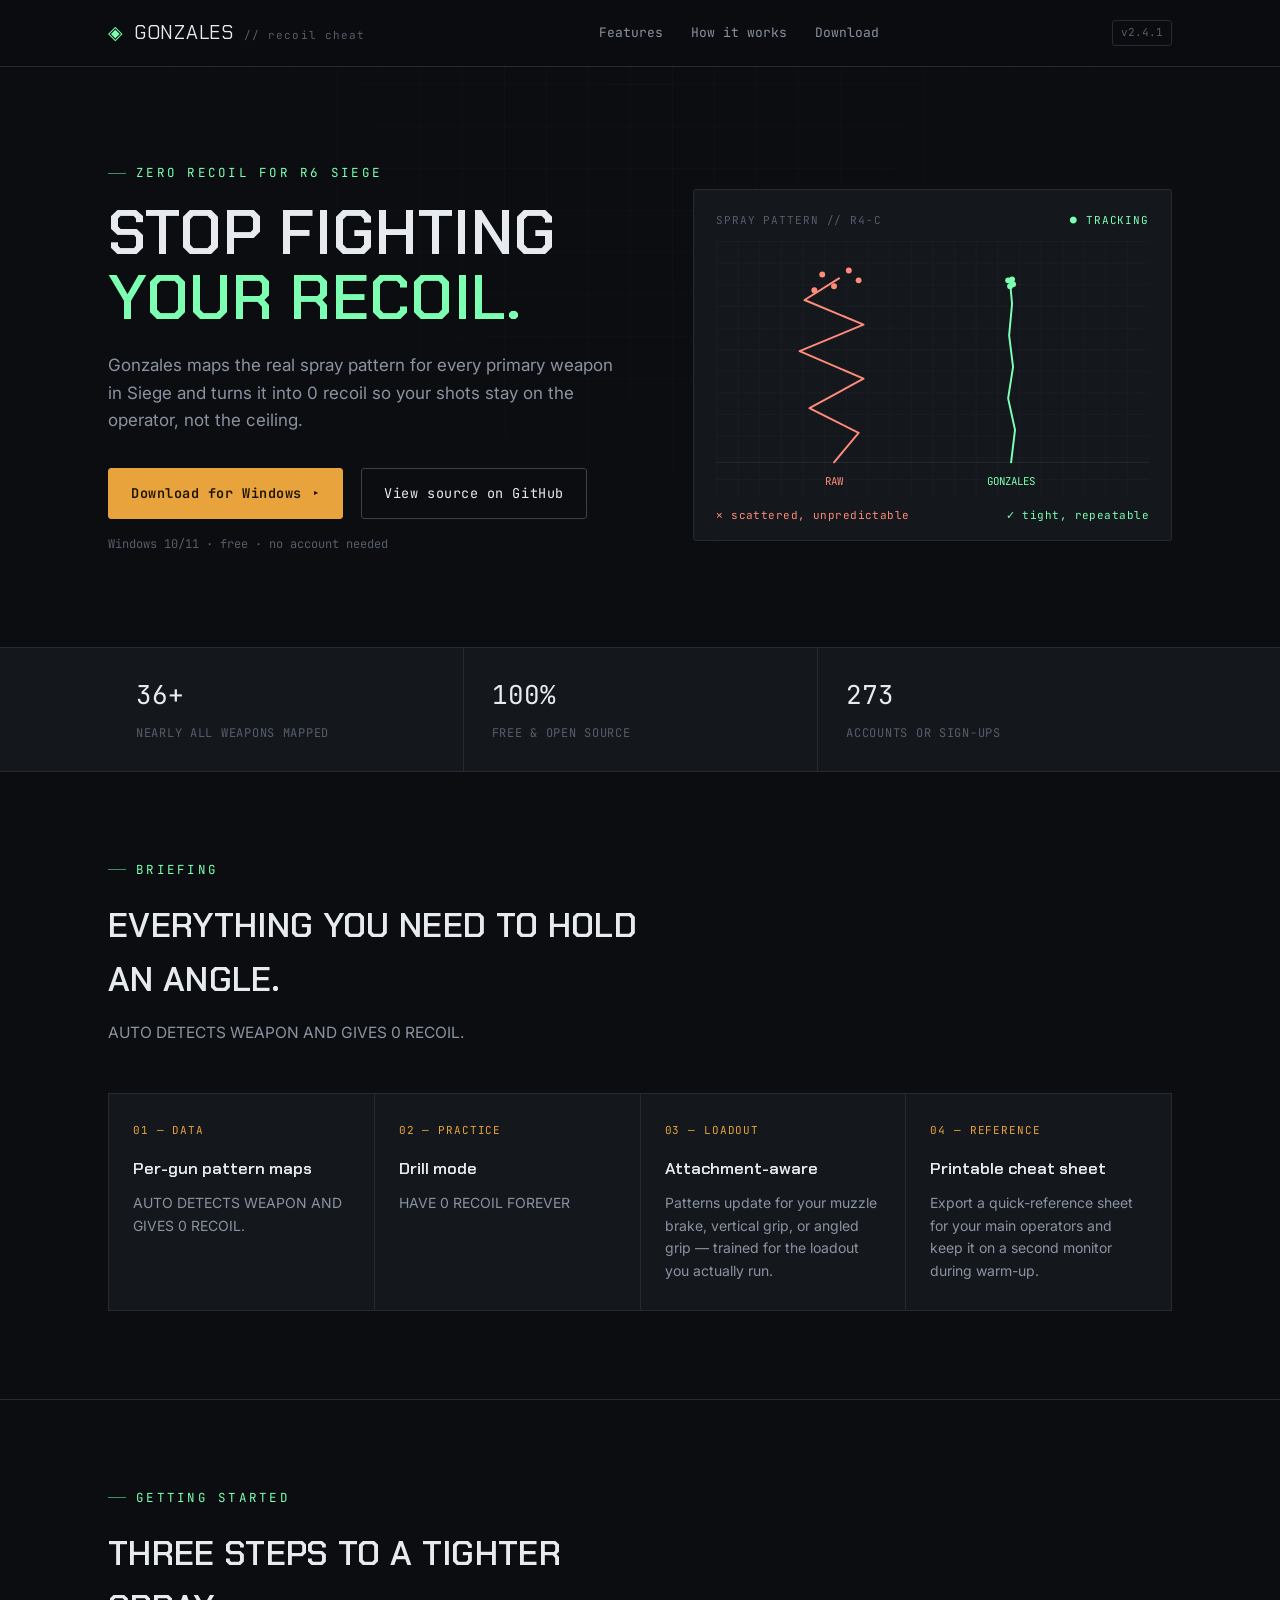
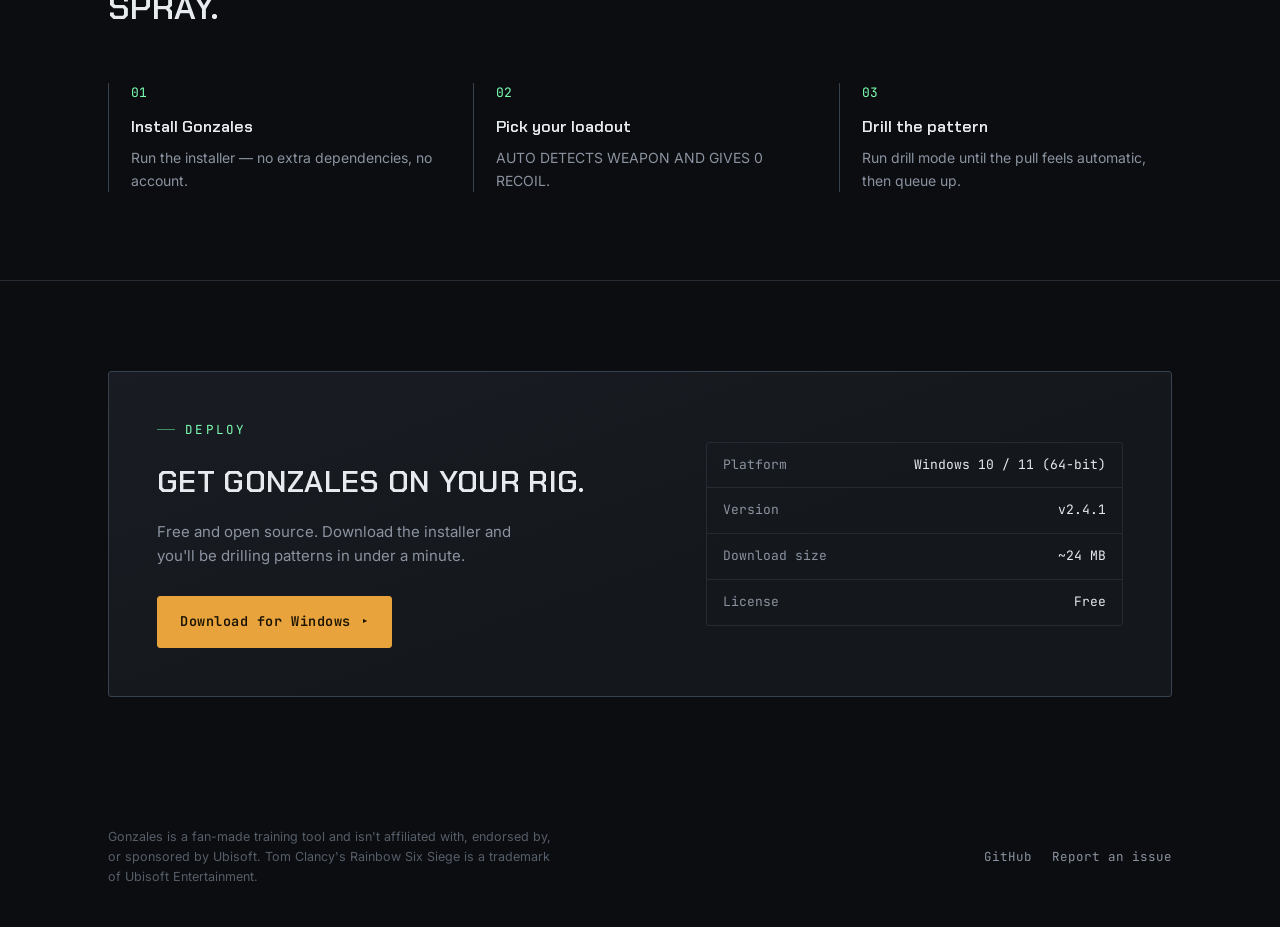
<file: index.html>
<!doctype html>
<html lang="en">
<head>
  <meta charset="UTF-8" />
  <meta name="viewport" content="width=device-width, initial-scale=1.0" />
  <title>Gonzales — RECOILCHEAT for R6 Siege</title>
  <meta
    name="description"
    content="Gonzales is a free, fan-made recoil control cheat for Tom Clancy's Rainbow Six Siege — per-gun spray patterns and drill mode."
  />
  <link rel="icon" href="assets/favicon.svg" type="image/svg+xml" />
  <link rel="preconnect" href="https://fonts.googleapis.com" />
  <link rel="preconnect" href="https://fonts.gstatic.com" crossorigin />
  <link
    href="https://fonts.googleapis.com/css2?family=Chakra+Petch:wght@500;600;700&family=Inter:wght@400;500;600&family=JetBrains+Mono:wght@400;500&display=swap"
    rel="stylesheet"
  />
  <link rel="stylesheet" href="styles.css" />
</head>
<body>
  <header class="topbar">
    <div class="wrap">
      <a href="index.html" class="brand">
        <span class="brand-mark">◈</span>
        GONZALES
        <span class="brand-sub">// recoil cheat</span>
      </a>
      <nav>
        <a href="#features">Features</a>
        <a href="#how-it-works">How it works</a>
        <a href="#download">Download</a>
      </nav>
      <span class="version-tag">v2.4.1</span>
    </div>
  </header>

  <main>
    <!-- HERO -->
    <section class="hero">
      <div class="wrap">
        <div>
          <div class="eyebrow">zero recoil for R6 Siege</div>
          <h1>Stop fighting<br /><span class="accent">your recoil.</span></h1>
          <p class="lede">
            Gonzales maps the real spray pattern for every primary weapon in
            Siege and turns it into 0 recoil so your shots stay on the operator, not the
            ceiling.
          </p>
          <div class="hero-ctas">
            <a href="thanks.html" class="btn btn-primary" data-download>
              Download for Windows
              <span class="btn-arrow">▸</span>
            </a>
            <a
              href="https://github.com/YOUR-USERNAME/YOUR-REPO"
              class="btn btn-ghost"
              target="_blank"
              rel="noopener"
            >
              View source on GitHub
            </a>
          </div>
          <p class="hero-note">Windows 10/11 · free · no account needed</p>
        </div>

        <div class="recoil-panel bracket">
          <span class="b-tr"></span><span class="b-bl"></span>
          <div class="recoil-panel-head">
            <span>SPRAY PATTERN // R4-C</span>
            <span class="live">● TRACKING</span>
          </div>

          <svg
            class="recoil-svg"
            viewBox="0 0 440 260"
            xmlns="http://www.w3.org/2000/svg"
            role="img"
            aria-label="Chart comparing an uncontrolled, jagged recoil spray pattern on the left against a tight, controlled pattern trained with Gonzales on the right"
          >
            <defs>
              <pattern id="grid" width="22" height="22" patternUnits="userSpaceOnUse">
                <path d="M22 0H0V22" fill="none" stroke="#1d2129" stroke-width="1" />
              </pattern>
            </defs>
            <rect x="0" y="0" width="440" height="260" fill="url(#grid)" />
            <line x1="0" y1="225" x2="440" y2="225" stroke="#262b33" stroke-width="1" />

            <!-- raw / uncontrolled pattern -->
            <path
              class="draw-path"
              d="M120,225 L145,195 L95,170 L150,140 L85,112 L150,85 L90,60 L125,38"
              fill="none"
              stroke="#ff8b7a"
              stroke-width="2"
              stroke-linecap="round"
              stroke-linejoin="round"
            />
            <circle class="draw-dot" cx="108" cy="34" r="3" fill="#ff8b7a" />
            <circle class="draw-dot" cx="135" cy="30" r="3" fill="#ff8b7a" />
            <circle class="draw-dot" cx="120" cy="46" r="3" fill="#ff8b7a" />
            <circle class="draw-dot" cx="145" cy="40" r="3" fill="#ff8b7a" />
            <circle class="draw-dot" cx="100" cy="50" r="3" fill="#ff8b7a" />

            <!-- trained / Gonzales pattern -->
            <path
              class="draw-path"
              d="M300,225 L304,192 L297,160 L302,128 L298,96 L301,64 L299,42"
              fill="none"
              stroke="#7cffb2"
              stroke-width="2"
              stroke-linecap="round"
              stroke-linejoin="round"
            />
            <circle class="draw-dot" cx="297" cy="40" r="3" fill="#7cffb2" />
            <circle class="draw-dot" cx="302" cy="44" r="3" fill="#7cffb2" />
            <circle class="draw-dot" cx="299" cy="46" r="3" fill="#7cffb2" />
            <circle class="draw-dot" cx="301" cy="39" r="3" fill="#7cffb2" />

            <text x="120" y="248" text-anchor="middle" fill="#ff8b7a" font-family="JetBrains Mono, monospace" font-size="11">RAW</text>
            <text x="300" y="248" text-anchor="middle" fill="#7cffb2" font-family="JetBrains Mono, monospace" font-size="11">GONZALES</text>
          </svg>

          <div class="recoil-legend">
            <span class="raw">✕ scattered, unpredictable</span>
            <span class="trained">✓ tight, repeatable</span>
          </div>
        </div>
      </div>
    </section>

    <!-- STAT STRIP -->
    <section class="stat-strip">
      <div class="wrap">
        <div class="stat">
          <span class="num">36+</span>
          <span class="label">Nearly all weapons mapped</span>
        </div>
        <div class="stat">
          <span class="num">100%</span>
          <span class="label">Free &amp; open source</span>
        </div>
        <div class="stat">
          <span class="num">273</span>
          <span class="label">Accounts or sign-ups</span>
        </div>
      </div>
    </section>

    <!-- FEATURES -->
    <section class="section" id="features">
      <div class="wrap">
        <div class="section-head">
          <div class="eyebrow">Briefing</div>
          <h2>Everything you need to hold an angle.</h2>
          <p>
            AUTO DETECTS WEAPON AND GIVES 0 RECOIL.
          </p>
        </div>
        <div class="cards">
          <div class="card">
            <span class="tag">01 — DATA</span>
            <h3>Per-gun pattern maps</h3>
            <p>
              AUTO DETECTS WEAPON AND GIVES 0 RECOIL.
            </p>
          </div>
          <div class="card">
            <span class="tag">02 — PRACTICE</span>
            <h3>Drill mode</h3>
            <p>
              HAVE 0 RECOIL FOREVER
            </p>
          </div>
          <div class="card">
            <span class="tag">03 — LOADOUT</span>
            <h3>Attachment-aware</h3>
            <p>
              Patterns update for your muzzle brake, vertical grip, or
              angled grip — trained for the loadout you actually run.
            </p>
          </div>
          <div class="card">
            <span class="tag">04 — REFERENCE</span>
            <h3>Printable cheat sheet</h3>
            <p>
              Export a quick-reference sheet for your main operators and
              keep it on a second monitor during warm-up.
            </p>
          </div>
        </div>
      </div>
    </section>

    <!-- HOW IT WORKS -->
    <section class="section" id="how-it-works">
      <div class="wrap">
        <div class="section-head">
          <div class="eyebrow">Getting started</div>
          <h2>Three steps to a tighter spray.</h2>
        </div>
        <div class="steps">
          <div class="step">
            <span class="step-num">01</span>
            <h3>Install Gonzales</h3>
            <p>Run the installer — no extra dependencies, no account.</p>
          </div>
          <div class="step">
            <span class="step-num">02</span>
            <h3>Pick your loadout</h3>
            <p>AUTO DETECTS WEAPON AND GIVES 0 RECOIL.</p>
          </div>
          <div class="step">
            <span class="step-num">03</span>
            <h3>Drill the pattern</h3>
            <p>Run drill mode until the pull feels automatic, then queue up.</p>
          </div>
        </div>
      </div>
    </section>

    <!-- DEPLOY / DOWNLOAD -->
    <section class="deploy" id="download">
      <div class="wrap">
        <div class="deploy-panel bracket">
          <span class="b-tr"></span><span class="b-bl"></span>
          <div>
            <div class="eyebrow">Deploy</div>
            <h2>Get Gonzales on your rig.</h2>
            <p>
              Free and open source. Download the installer and you'll be
              drilling patterns in under a minute.
            </p>
            <div class="hero-ctas">
              <a href="thanks.html" class="btn btn-primary" data-download>
                Download for Windows
                <span class="btn-arrow">▸</span>
              </a>
            </div>
          </div>
          <div class="spec-sheet">
            <div class="spec-row"><span>Platform</span><span>Windows 10 / 11 (64-bit)</span></div>
            <div class="spec-row"><span>Version</span><span>v2.4.1</span></div>
            <div class="spec-row"><span>Download size</span><span>~24 MB</span></div>
            <div class="spec-row"><span>License</span><span>Free</span></div>
          </div>
        </div>
      </div>
    </section>
  </main>

  <footer>
    <div class="wrap">
      <p class="disclaimer">
        Gonzales is a fan-made training tool and isn't affiliated with,
        endorsed by, or sponsored by Ubisoft. Tom Clancy's Rainbow Six
        Siege is a trademark of Ubisoft Entertainment.
      </p>
      <div class="foot-links">
        <a href="https://github.com/YOUR-USERNAME/YOUR-REPO" target="_blank" rel="noopener">GitHub</a>
        <a href="https://github.com/YOUR-USERNAME/YOUR-REPO/issues" target="_blank" rel="noopener">Report an issue</a>
      </div>
    </div>
  </footer>

  <script src="script.js"></script>
</body>
</html>
</file>
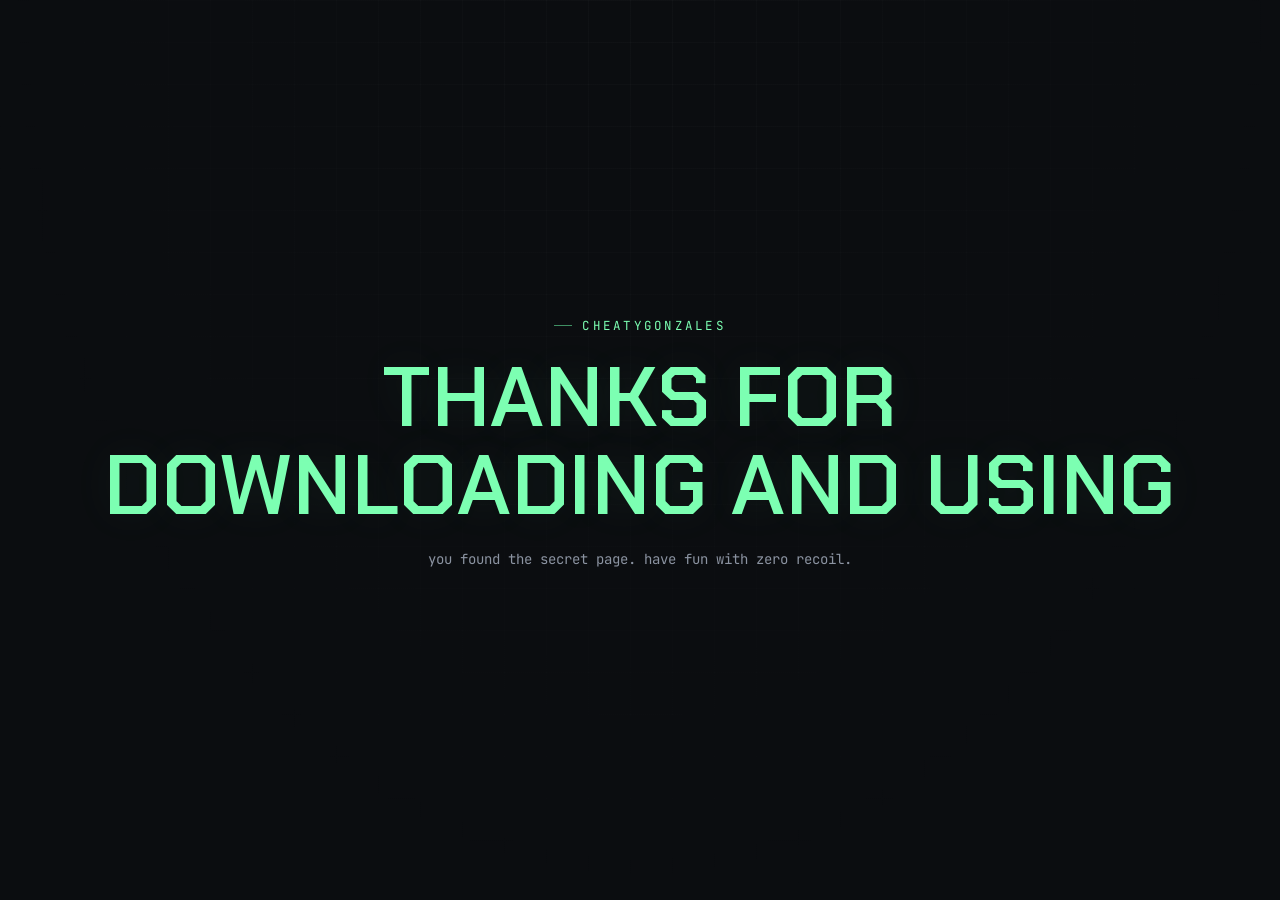
<file: secret.html>
<!doctype html>
<html lang="en">
<head>
  <meta charset="UTF-8" />
  <meta name="viewport" content="width=device-width, initial-scale=1.0" />
  <title>Thanks — cheatygonzales</title>
  <meta name="robots" content="noindex, nofollow" />
  <link rel="icon" href="assets/favicon.svg" type="image/svg+xml" />
  <link rel="preconnect" href="https://fonts.googleapis.com" />
  <link rel="preconnect" href="https://fonts.gstatic.com" crossorigin />
  <link
    href="https://fonts.googleapis.com/css2?family=Chakra+Petch:wght@600;700&family=JetBrains+Mono:wght@400;500&display=swap"
    rel="stylesheet"
  />
  <link rel="stylesheet" href="styles.css" />
  <style>
    .secret-hero {
      min-height: 100vh;
      display: flex;
      flex-direction: column;
      align-items: center;
      justify-content: center;
      text-align: center;
      padding: 40px 24px;
    }
    .secret-hero h1 {
      font-size: clamp(38px, 9vw, 84px);
      line-height: 1.05;
      color: var(--green);
      text-shadow: 0 0 40px var(--green-wash);
    }
    .secret-hero p {
      font-family: var(--font-mono);
      color: var(--text-muted);
      margin-top: 18px;
      font-size: 14px;
    }
  </style>
</head>
<body>
  <main class="secret-hero">
    <div class="eyebrow" style="justify-content:center">cheatygonzales</div>
    <h1>THANKS FOR<br />DOWNLOADING AND USING</h1>
    <p>you found the secret page. have fun with zero recoil.</p>
  </main>
</body>
</html>
</file>
<file: styles.css>
/* ==========================================================
   GONZALES — design tokens
   Tactical HUD aesthetic: dark gunmetal, phosphor green
   (on-target) + amber (deploy/alert), monospace data readouts.
   ========================================================== */

:root {
  --bg: #0b0d10;
  --surface: #14171c;
  --surface-raised: #191d23;
  --border: #262b33;
  --border-bright: #38424e;

  --text: #e7ebef;
  --text-muted: #8b93a1;
  --text-dim: #565e6a;

  --green: #7cffb2;
  --green-dim: #3f8f63;
  --green-wash: rgba(124, 255, 178, 0.08);

  --amber: #e8a33d;
  --amber-dim: #8a6222;
  --amber-wash: rgba(232, 163, 61, 0.1);

  --font-display: "Chakra Petch", sans-serif;
  --font-body: "Inter", sans-serif;
  --font-mono: "JetBrains Mono", monospace;

  --container: 1120px;
  --radius: 3px;
}

* {
  box-sizing: border-box;
}

html {
  scroll-behavior: smooth;
}

@media (prefers-reduced-motion: reduce) {
  html {
    scroll-behavior: auto;
  }
  *,
  *::before,
  *::after {
    animation-duration: 0.001ms !important;
    animation-iteration-count: 1 !important;
    transition-duration: 0.001ms !important;
  }
}

body {
  margin: 0;
  background: var(--bg);
  color: var(--text);
  font-family: var(--font-body);
  font-size: 16px;
  line-height: 1.6;
  -webkit-font-smoothing: antialiased;
  position: relative;
}

/* faint scanline / grid texture over the whole page */
body::before {
  content: "";
  position: fixed;
  inset: 0;
  pointer-events: none;
  z-index: 0;
  background-image: linear-gradient(
      rgba(231, 235, 239, 0.025) 1px,
      transparent 1px
    ),
    linear-gradient(90deg, rgba(231, 235, 239, 0.025) 1px, transparent 1px);
  background-size: 42px 42px;
  mask-image: radial-gradient(ellipse at top, black, transparent 75%);
}

img {
  max-width: 100%;
  display: block;
}

a {
  color: inherit;
}

.wrap {
  max-width: var(--container);
  margin: 0 auto;
  padding: 0 28px;
  position: relative;
  z-index: 1;
}

h1,
h2,
h3 {
  font-family: var(--font-display);
  font-weight: 600;
  letter-spacing: 0.01em;
  margin: 0;
  text-transform: uppercase;
}

.eyebrow {
  font-family: var(--font-mono);
  font-size: 12.5px;
  letter-spacing: 0.18em;
  text-transform: uppercase;
  color: var(--green);
  display: flex;
  align-items: center;
  gap: 10px;
  margin-bottom: 18px;
}

.eyebrow::before {
  content: "";
  width: 18px;
  height: 1px;
  background: var(--green-dim);
}

p {
  margin: 0 0 1em;
  color: var(--text-muted);
}

/* ---------- top bar ---------- */

.topbar {
  border-bottom: 1px solid var(--border);
  padding: 18px 0;
  position: sticky;
  top: 0;
  background: rgba(11, 13, 16, 0.88);
  backdrop-filter: blur(8px);
  z-index: 10;
}

.topbar .wrap {
  display: flex;
  align-items: center;
  justify-content: space-between;
}

.brand {
  display: flex;
  align-items: baseline;
  gap: 10px;
  font-family: var(--font-display);
  font-size: 19px;
  letter-spacing: 0.04em;
  text-transform: uppercase;
  text-decoration: none;
  color: var(--text);
}

.brand .brand-mark {
  color: var(--green);
}

.brand .brand-sub {
  font-family: var(--font-mono);
  font-size: 11px;
  color: var(--text-dim);
  letter-spacing: 0.1em;
  text-transform: none;
}

.topbar nav {
  display: flex;
  align-items: center;
  gap: 28px;
  font-family: var(--font-mono);
  font-size: 13px;
  color: var(--text-muted);
}

.topbar nav a {
  text-decoration: none;
  color: var(--text-muted);
  transition: color 0.15s ease;
}

.topbar nav a:hover,
.topbar nav a:focus-visible {
  color: var(--green);
}

.version-tag {
  font-family: var(--font-mono);
  font-size: 11px;
  color: var(--text-dim);
  border: 1px solid var(--border);
  padding: 3px 8px;
  border-radius: var(--radius);
}

/* ---------- buttons ---------- */

.btn {
  font-family: var(--font-mono);
  font-size: 13.5px;
  letter-spacing: 0.04em;
  text-decoration: none;
  display: inline-flex;
  align-items: center;
  gap: 10px;
  padding: 14px 22px;
  border-radius: var(--radius);
  border: 1px solid transparent;
  cursor: pointer;
  transition: transform 0.15s ease, border-color 0.15s ease,
    background 0.15s ease;
}

.btn:active {
  transform: translateY(1px);
}

.btn-primary {
  background: var(--amber);
  color: #1a1300;
  font-weight: 600;
  border-color: var(--amber);
}

.btn-primary:hover,
.btn-primary:focus-visible {
  background: #f4b256;
  border-color: #f4b256;
}

.btn-ghost {
  background: transparent;
  color: var(--text);
  border-color: var(--border-bright);
}

.btn-ghost:hover,
.btn-ghost:focus-visible {
  border-color: var(--green);
  color: var(--green);
}

.btn-arrow {
  transition: transform 0.15s ease;
}

.btn:hover .btn-arrow {
  transform: translateX(3px);
}

/* ---------- corner-bracket HUD frame (signature detail) ---------- */

.bracket {
  position: relative;
}

.bracket::before,
.bracket::after,
.bracket > .b-tr,
.bracket > .b-bl {
  content: "";
  position: absolute;
  width: 14px;
  height: 14px;
  border: 1.5px solid var(--border-bright);
  opacity: 0;
  transition: opacity 0.2s ease, border-color 0.2s ease;
}

.bracket::before {
  top: -1px;
  left: -1px;
  border-right: none;
  border-bottom: none;
}

.bracket::after {
  bottom: -1px;
  right: -1px;
  border-left: none;
  border-top: none;
}

.bracket:hover::before,
.bracket:hover::after {
  opacity: 1;
  border-color: var(--green);
}

/* ---------- hero ---------- */

.hero {
  padding: 96px 0 80px;
  border-bottom: 1px solid var(--border);
}

.hero .wrap {
  display: grid;
  grid-template-columns: 1.05fr 0.95fr;
  gap: 56px;
  align-items: center;
}

.hero h1 {
  font-size: clamp(40px, 5.2vw, 62px);
  line-height: 1.04;
  margin-bottom: 22px;
}

.hero h1 .accent {
  color: var(--green);
}

.hero .lede {
  font-size: 17px;
  color: var(--text-muted);
  max-width: 46ch;
  margin-bottom: 34px;
}

.hero-ctas {
  display: flex;
  align-items: center;
  gap: 18px;
  flex-wrap: wrap;
}

.hero-note {
  font-family: var(--font-mono);
  font-size: 12px;
  color: var(--text-dim);
  margin-top: 16px;
}

/* recoil graph panel */

.recoil-panel {
  border: 1px solid var(--border);
  background: var(--surface);
  border-radius: var(--radius);
  padding: 22px 22px 16px;
}

.recoil-panel-head {
  display: flex;
  justify-content: space-between;
  font-family: var(--font-mono);
  font-size: 11px;
  color: var(--text-dim);
  letter-spacing: 0.08em;
  text-transform: uppercase;
  margin-bottom: 12px;
}

.recoil-panel-head span.live {
  color: var(--green);
}

.recoil-svg {
  width: 100%;
  height: auto;
  display: block;
}

.recoil-legend {
  display: flex;
  justify-content: space-between;
  font-family: var(--font-mono);
  font-size: 11px;
  color: var(--text-dim);
  margin-top: 10px;
  letter-spacing: 0.04em;
}

.recoil-legend .raw {
  color: #ff8b7a;
}

.recoil-legend .trained {
  color: var(--green);
}

/* ---------- briefing stat strip ---------- */

.stat-strip {
  border-bottom: 1px solid var(--border);
  background: var(--surface);
}

.stat-strip .wrap {
  display: grid;
  grid-template-columns: repeat(3, 1fr);
}

.stat {
  padding: 26px 28px;
  border-left: 1px solid var(--border);
  font-family: var(--font-mono);
}

.stat:first-child {
  border-left: none;
}

.stat .num {
  font-size: 26px;
  color: var(--text);
  display: block;
  margin-bottom: 4px;
}

.stat .label {
  font-size: 12px;
  color: var(--text-dim);
  letter-spacing: 0.06em;
  text-transform: uppercase;
}

/* ---------- section shell ---------- */

.section {
  padding: 88px 0;
  border-bottom: 1px solid var(--border);
}

.section-head {
  max-width: 56ch;
  margin-bottom: 48px;
}

.section-head h2 {
  font-size: clamp(26px, 3vw, 34px);
  margin-bottom: 14px;
}

.section-head p {
  font-size: 15.5px;
}

/* ---------- feature cards ---------- */

.cards {
  display: grid;
  grid-template-columns: repeat(4, 1fr);
  gap: 1px;
  background: var(--border);
  border: 1px solid var(--border);
}

.card {
  background: var(--surface);
  padding: 28px 24px;
}

.card .tag {
  font-family: var(--font-mono);
  font-size: 11px;
  color: var(--amber);
  letter-spacing: 0.08em;
  margin-bottom: 16px;
  display: block;
}

.card h3 {
  font-size: 16.5px;
  margin-bottom: 10px;
  text-transform: none;
  letter-spacing: 0;
}

.card p {
  font-size: 14px;
  margin-bottom: 0;
}

/* ---------- how it works ---------- */

.steps {
  display: grid;
  grid-template-columns: repeat(3, 1fr);
  gap: 32px;
}

.step {
  border-left: 1px solid var(--border-bright);
  padding-left: 22px;
}

.step .step-num {
  font-family: var(--font-mono);
  color: var(--green);
  font-size: 13px;
  display: block;
  margin-bottom: 10px;
}

.step h3 {
  font-size: 16px;
  text-transform: none;
  letter-spacing: 0;
  margin-bottom: 8px;
}

.step p {
  font-size: 14px;
  margin-bottom: 0;
}

/* ---------- deploy / download panel ---------- */

.deploy {
  padding: 90px 0;
}

.deploy-panel {
  border: 1px solid var(--border-bright);
  background: linear-gradient(
    160deg,
    var(--surface-raised),
    var(--surface) 60%
  );
  border-radius: var(--radius);
  padding: 48px;
  display: grid;
  grid-template-columns: 1.1fr 0.9fr;
  gap: 40px;
  align-items: center;
}

.deploy-panel h2 {
  font-size: clamp(24px, 3vw, 30px);
  margin-bottom: 14px;
}

.deploy-panel p {
  font-size: 15px;
  max-width: 42ch;
}

.spec-sheet {
  font-family: var(--font-mono);
  font-size: 13px;
  border: 1px solid var(--border);
  border-radius: var(--radius);
}

.spec-row {
  display: flex;
  justify-content: space-between;
  padding: 12px 16px;
  border-bottom: 1px solid var(--border);
  color: var(--text-muted);
}

.spec-row:last-child {
  border-bottom: none;
}

.spec-row span:last-child {
  color: var(--text);
}

.deploy .hero-ctas {
  margin-top: 28px;
}

/* ---------- footer ---------- */

footer {
  padding: 40px 0;
}

footer .wrap {
  display: flex;
  justify-content: space-between;
  align-items: center;
  flex-wrap: wrap;
  gap: 14px;
}

footer .disclaimer {
  font-size: 12.5px;
  color: var(--text-dim);
  max-width: 56ch;
  margin: 0;
}

footer .foot-links {
  display: flex;
  gap: 20px;
  font-family: var(--font-mono);
  font-size: 12.5px;
}

footer .foot-links a {
  color: var(--text-muted);
  text-decoration: none;
}

footer .foot-links a:hover {
  color: var(--green);
}

/* ---------- thanks page ---------- */

.thanks-hero {
  padding: 120px 0 100px;
  text-align: center;
}

.thanks-hero .wrap {
  max-width: 620px;
}

.thanks-mark {
  width: 64px;
  height: 64px;
  margin: 0 auto 28px;
}

.thanks-hero .eyebrow {
  justify-content: center;
}

.thanks-hero h1 {
  font-size: clamp(32px, 5vw, 46px);
  margin-bottom: 16px;
}

.thanks-hero .lede {
  font-size: 16px;
  margin: 0 auto 32px;
  max-width: 44ch;
}

.download-status {
  font-family: var(--font-mono);
  font-size: 12.5px;
  color: var(--text-dim);
  margin-top: 18px;
}

.download-status .filename {
  color: var(--green);
}

.next-steps {
  border-top: 1px solid var(--border);
  padding-top: 44px;
  margin-top: 56px;
  text-align: left;
  display: grid;
  grid-template-columns: repeat(3, 1fr);
  gap: 28px;
}

.thanks-hero .hero-ctas {
  justify-content: center;
}

/* ---------- responsive ---------- */

@media (max-width: 900px) {
  .hero .wrap {
    grid-template-columns: 1fr;
  }

  .cards {
    grid-template-columns: repeat(2, 1fr);
  }

  .steps {
    grid-template-columns: 1fr;
  }

  .stat-strip .wrap {
    grid-template-columns: 1fr;
  }

  .stat {
    border-left: none;
    border-top: 1px solid var(--border);
  }

  .stat:first-child {
    border-top: none;
  }

  .deploy-panel {
    grid-template-columns: 1fr;
    padding: 32px;
  }

  .next-steps {
    grid-template-columns: 1fr;
  }

  .topbar nav {
    display: none;
  }
}

@media (max-width: 560px) {
  .cards {
    grid-template-columns: 1fr;
  }

  .hero {
    padding: 64px 0 56px;
  }

  .deploy-panel {
    padding: 24px;
  }
}
</file>
